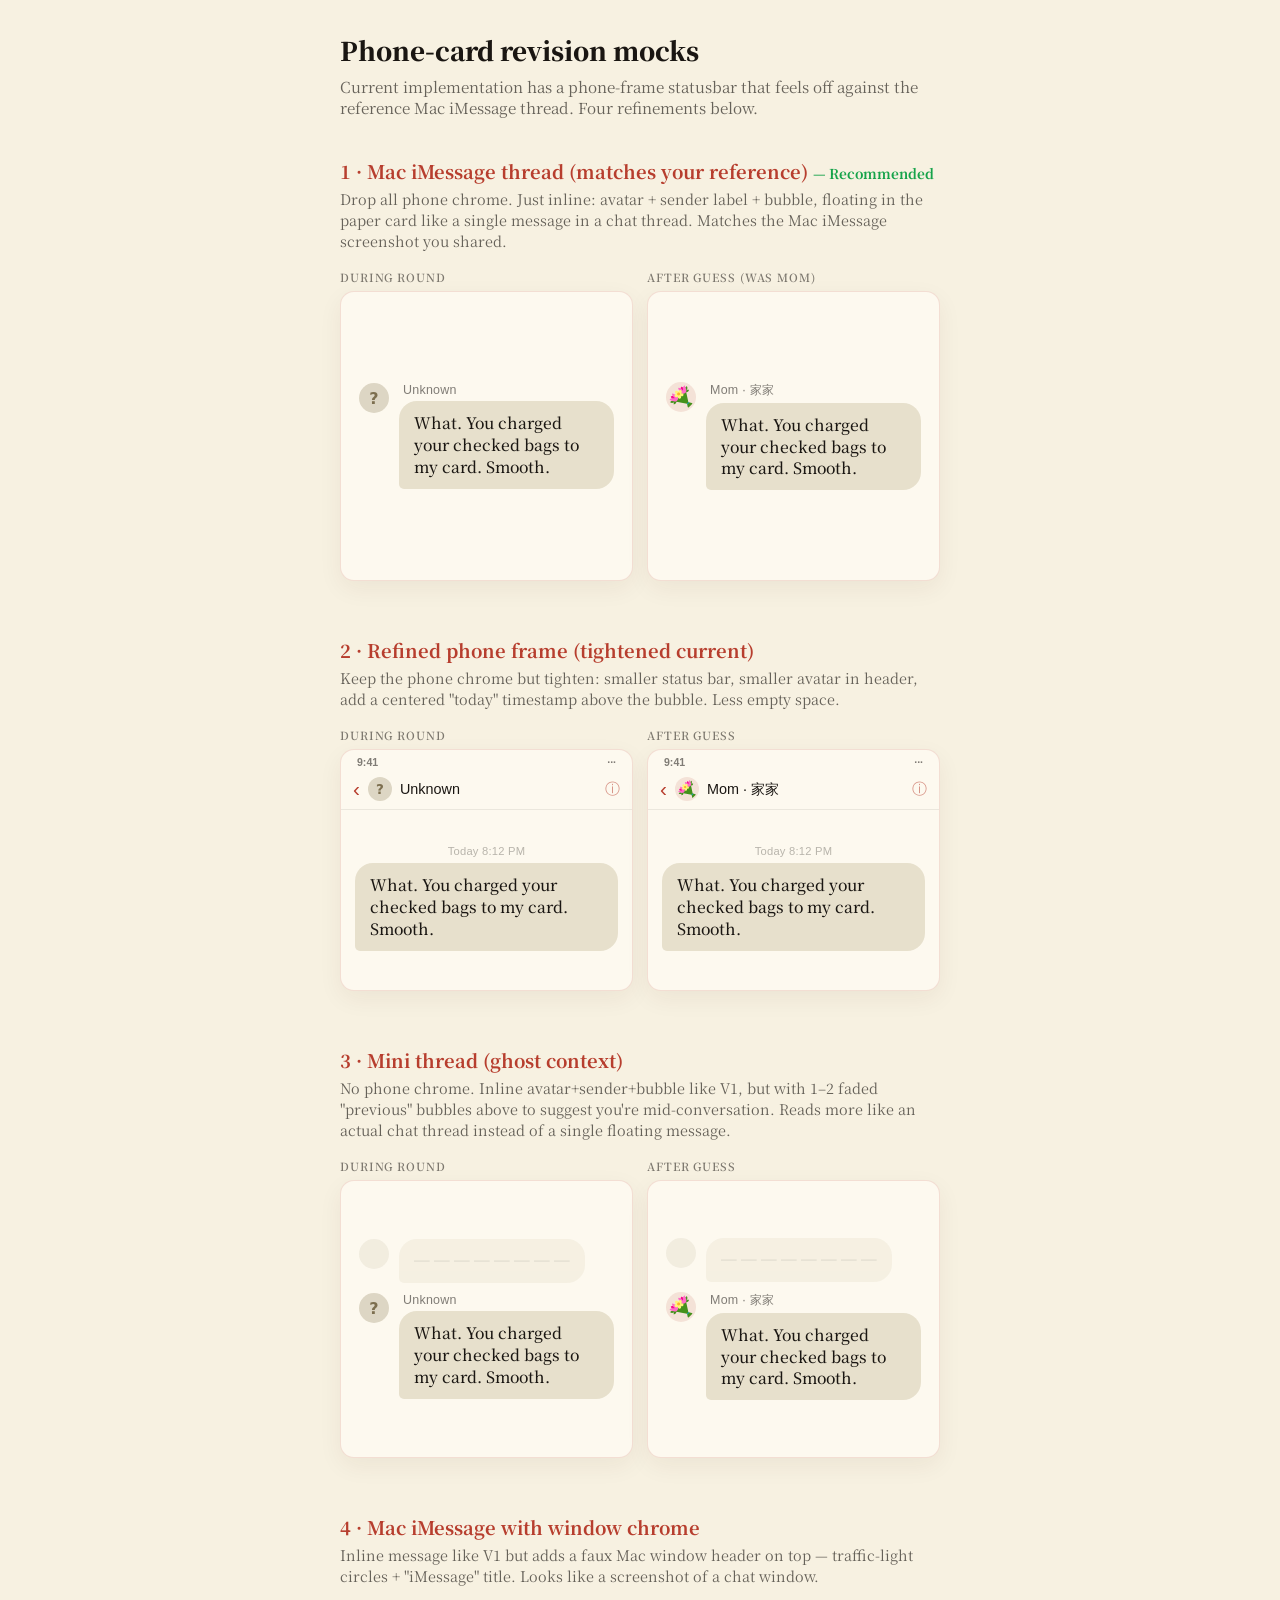
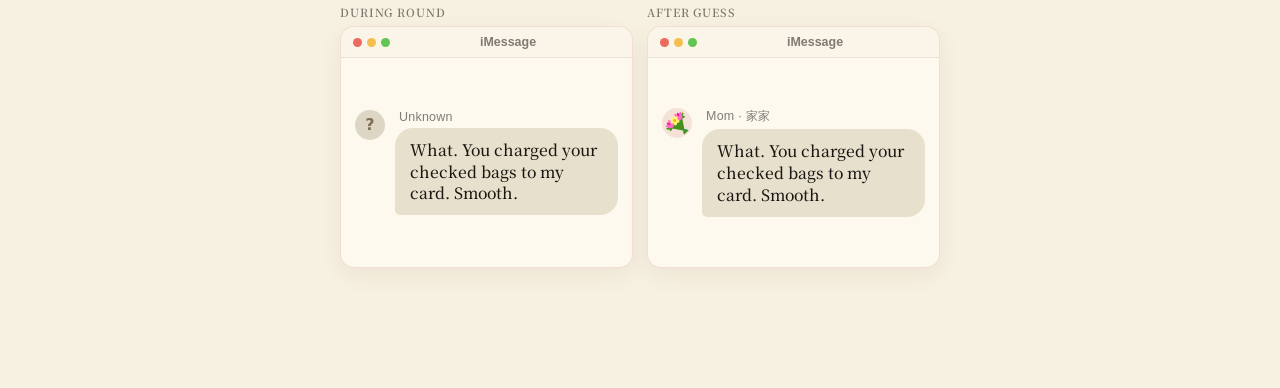
<file: docs/mocks-phone.html>
<!DOCTYPE html>
<html lang="en">
<head>
  <meta charset="UTF-8" />
  <meta name="viewport" content="width=device-width, initial-scale=1" />
  <title>Phone-card revision mocks</title>

  <link rel="preconnect" href="https://fonts.googleapis.com" />
  <link rel="preconnect" href="https://fonts.gstatic.com" crossorigin />
  <link href="https://fonts.googleapis.com/css2?family=Noto+Serif+TC:wght@400;500;600;700;900&display=swap" rel="stylesheet" />

  <style>
    :root {
      --persimmon: #b73e2e;
      --cream: #f7f1e1;
      --paper: #fdf9ef;
      --ink: #1a1612;
      --ink-soft: rgba(26, 22, 18, 0.55);
      --ink-faint: rgba(26, 22, 18, 0.3);
      --bubble: #e7e0cc;
    }

    body {
      margin: 0;
      padding: 32px 16px 64px;
      background: var(--cream);
      font-family: "Noto Serif TC", Georgia, serif;
      color: var(--ink);
    }

    .page-title {
      max-width: 600px;
      margin: 0 auto 8px;
      font-weight: 900;
      font-size: 1.6rem;
    }
    .page-sub {
      max-width: 600px;
      margin: 0 auto 40px;
      opacity: 0.65;
      font-size: 0.95rem;
    }

    .mock {
      max-width: 600px;
      margin: 0 auto 56px;
    }
    .mock-title {
      font-weight: 700;
      font-size: 1.15rem;
      margin: 0 0 4px;
      color: var(--persimmon);
    }
    .mock-blurb {
      margin: 0 0 18px;
      opacity: 0.65;
      font-size: 0.9rem;
    }
    .state-row {
      display: grid;
      grid-template-columns: 1fr 1fr;
      gap: 14px;
    }
    .state-label {
      text-transform: uppercase;
      letter-spacing: 0.08em;
      font-size: 0.7rem;
      opacity: 0.55;
      margin-bottom: 6px;
      font-weight: 600;
    }
    @media (max-width: 600px) {
      .state-row { grid-template-columns: 1fr; }
    }

    /* Common paper card base */
    .card {
      background: var(--paper);
      border: 1px solid rgba(183, 62, 46, 0.14);
      border-radius: 14px;
      min-height: 240px;
      box-shadow: 0 8px 24px rgba(60, 35, 20, 0.06);
      overflow: hidden;
    }

    /* Common bubble */
    .bubble {
      background: var(--bubble);
      color: var(--ink);
      padding: 11px 15px;
      border-radius: 18px 18px 18px 5px;
      font-family: -apple-system, "Helvetica Neue", "Noto Serif TC", sans-serif;
      font-size: 0.98rem;
      line-height: 1.4;
      font-weight: 500;
      max-width: 280px;
      align-self: flex-start;
    }

    /* Common avatar */
    .avatar-base {
      width: 30px;
      height: 30px;
      border-radius: 50%;
      flex-shrink: 0;
      background: #ddd6c4;
      display: flex;
      align-items: center;
      justify-content: center;
      color: #7d6f4f;
      font-family: system-ui, "Helvetica Neue", "Apple Color Emoji", sans-serif;
      font-size: 1rem;
      font-weight: 700;
      overflow: hidden;
    }
    .avatar-base.mom { background: rgba(183, 62, 46, 0.12); }
    .avatar-base img { width: 84%; height: 84%; object-fit: contain; }

    /* ============ V1 — Mac iMessage thread (matches reference) ============ */
    .v1 {
      padding: 24px 18px;
      display: flex;
      flex-direction: column;
      justify-content: center;
    }
    .v1 .msg-row {
      display: flex;
      gap: 10px;
      align-items: flex-start;
    }
    .v1 .stack {
      flex: 1;
      display: flex;
      flex-direction: column;
      gap: 4px;
      align-items: flex-start;
      min-width: 0;
    }
    .v1 .sender {
      font-family: -apple-system, "Helvetica Neue", sans-serif;
      font-size: 0.78rem;
      color: var(--ink-soft);
      letter-spacing: 0.02em;
      padding-left: 4px;
    }

    /* ============ V2 — Refined phone frame (tighter than current) ============ */
    .v2 {
      padding: 0;
      display: flex;
      flex-direction: column;
    }
    .v2 .statusbar {
      padding: 6px 16px 3px;
      display: flex;
      justify-content: space-between;
      font-family: -apple-system, sans-serif;
      font-size: 0.66rem;
      font-weight: 600;
      color: var(--ink-soft);
    }
    .v2 .header {
      display: flex;
      align-items: center;
      gap: 8px;
      padding: 6px 12px 8px;
      border-bottom: 1px solid rgba(26,22,18,0.08);
      font-family: -apple-system, sans-serif;
      font-size: 0.9rem;
    }
    .v2 .header .back { color: var(--persimmon); font-size: 1.3rem; line-height: 0.6; }
    .v2 .header .info { margin-left: auto; color: var(--persimmon); opacity: 0.55; font-size: 0.95rem; }
    .v2 .header-avatar-sm {
      width: 24px;
      height: 24px;
      border-radius: 50%;
      background: #ddd6c4;
      display: flex;
      align-items: center;
      justify-content: center;
      color: #7d6f4f;
      font-family: system-ui, "Apple Color Emoji", sans-serif;
      font-size: 0.85rem;
      font-weight: 700;
      overflow: hidden;
    }
    .v2 .header-avatar-sm.mom { background: rgba(183, 62, 46, 0.12); }
    .v2 .header-avatar-sm img { width: 84%; height: 84%; object-fit: contain; }
    .v2 .body {
      padding: 14px 14px 18px;
      flex: 1;
      display: flex;
      flex-direction: column;
      justify-content: center;
      gap: 6px;
    }
    .v2 .stamp {
      text-align: center;
      font-family: -apple-system, sans-serif;
      font-size: 0.7rem;
      color: var(--ink-faint);
      letter-spacing: 0.02em;
    }

    /* ============ V3 — Mini thread (ghost prior bubbles) ============ */
    .v3 {
      padding: 18px 18px;
      display: flex;
      flex-direction: column;
      gap: 10px;
      justify-content: center;
    }
    .v3 .msg-row {
      display: flex;
      gap: 10px;
      align-items: flex-start;
    }
    .v3 .ghost {
      opacity: 0.35;
      filter: blur(0.4px);
    }
    .v3 .ghost .bubble {
      background: var(--bubble);
      color: var(--ink-soft);
    }
    .v3 .stack {
      flex: 1;
      display: flex;
      flex-direction: column;
      gap: 4px;
      align-items: flex-start;
      min-width: 0;
    }
    .v3 .sender {
      font-family: -apple-system, sans-serif;
      font-size: 0.78rem;
      color: var(--ink-soft);
      letter-spacing: 0.02em;
      padding-left: 4px;
    }

    /* ============ V4 — Mac iMessage with chat window header ============ */
    .v4 {
      padding: 0;
      display: flex;
      flex-direction: column;
    }
    .v4 .chrome {
      display: flex;
      align-items: center;
      gap: 6px;
      padding: 8px 12px;
      border-bottom: 1px solid rgba(26,22,18,0.08);
      background: rgba(247, 241, 225, 0.5);
    }
    .v4 .traffic {
      display: flex;
      gap: 5px;
    }
    .v4 .traffic span {
      width: 9px;
      height: 9px;
      border-radius: 50%;
    }
    .v4 .traffic .r { background: #ed6a5e; }
    .v4 .traffic .y { background: #f5bf4f; }
    .v4 .traffic .g { background: #62c554; }
    .v4 .chat-title {
      margin: 0 auto;
      font-family: -apple-system, sans-serif;
      font-size: 0.78rem;
      font-weight: 600;
      color: var(--ink-soft);
    }
    .v4 .body {
      padding: 18px 14px;
      flex: 1;
      display: flex;
      flex-direction: column;
      justify-content: center;
    }
    .v4 .msg-row {
      display: flex;
      gap: 10px;
      align-items: flex-start;
    }
    .v4 .stack {
      flex: 1;
      display: flex;
      flex-direction: column;
      gap: 4px;
      align-items: flex-start;
      min-width: 0;
    }
    .v4 .sender {
      font-family: -apple-system, sans-serif;
      font-size: 0.78rem;
      color: var(--ink-soft);
      letter-spacing: 0.02em;
      padding-left: 4px;
    }
  </style>
</head>
<body>

  <h1 class="page-title">Phone-card revision mocks</h1>
  <p class="page-sub">Current implementation has a phone-frame statusbar that feels off against the reference Mac iMessage thread. Four refinements below.</p>

  <!-- ============ V1 ============ -->
  <section class="mock">
    <h2 class="mock-title">1 · Mac iMessage thread (matches your reference) <span style="color: #16a34a; font-size: 0.85rem;">— Recommended</span></h2>
    <p class="mock-blurb">Drop all phone chrome. Just inline: avatar + sender label + bubble, floating in the paper card like a single message in a chat thread. Matches the Mac iMessage screenshot you shared.</p>
    <div class="state-row">
      <div>
        <div class="state-label">during round</div>
        <div class="card v1">
          <div class="msg-row">
            <div class="avatar-base">?</div>
            <div class="stack">
              <div class="sender">Unknown</div>
              <div class="bubble">What. You charged your checked bags to my card. Smooth.</div>
            </div>
          </div>
        </div>
      </div>
      <div>
        <div class="state-label">after guess (was Mom)</div>
        <div class="card v1">
          <div class="msg-row">
            <div class="avatar-base mom"><img src="assets/bouquet.svg" alt=""></div>
            <div class="stack">
              <div class="sender">Mom · 家家</div>
              <div class="bubble">What. You charged your checked bags to my card. Smooth.</div>
            </div>
          </div>
        </div>
      </div>
    </div>
  </section>

  <!-- ============ V2 ============ -->
  <section class="mock">
    <h2 class="mock-title">2 · Refined phone frame (tightened current)</h2>
    <p class="mock-blurb">Keep the phone chrome but tighten: smaller status bar, smaller avatar in header, add a centered "today" timestamp above the bubble. Less empty space.</p>
    <div class="state-row">
      <div>
        <div class="state-label">during round</div>
        <div class="card v2">
          <div class="statusbar"><span>9:41</span><span>···</span></div>
          <div class="header">
            <span class="back">‹</span>
            <span class="header-avatar-sm">?</span>
            <span>Unknown</span>
            <span class="info">ⓘ</span>
          </div>
          <div class="body">
            <div class="stamp">Today 8:12 PM</div>
            <div class="bubble">What. You charged your checked bags to my card. Smooth.</div>
          </div>
        </div>
      </div>
      <div>
        <div class="state-label">after guess</div>
        <div class="card v2">
          <div class="statusbar"><span>9:41</span><span>···</span></div>
          <div class="header">
            <span class="back">‹</span>
            <span class="header-avatar-sm mom"><img src="assets/bouquet.svg" alt=""></span>
            <span>Mom · 家家</span>
            <span class="info">ⓘ</span>
          </div>
          <div class="body">
            <div class="stamp">Today 8:12 PM</div>
            <div class="bubble">What. You charged your checked bags to my card. Smooth.</div>
          </div>
        </div>
      </div>
    </div>
  </section>

  <!-- ============ V3 ============ -->
  <section class="mock">
    <h2 class="mock-title">3 · Mini thread (ghost context)</h2>
    <p class="mock-blurb">No phone chrome. Inline avatar+sender+bubble like V1, but with 1–2 faded "previous" bubbles above to suggest you're mid-conversation. Reads more like an actual chat thread instead of a single floating message.</p>
    <div class="state-row">
      <div>
        <div class="state-label">during round</div>
        <div class="card v3">
          <div class="msg-row ghost">
            <div class="avatar-base"></div>
            <div class="stack">
              <div class="bubble" style="max-width: 180px;">─ ─ ─ ─ ─ ─ ─ ─</div>
            </div>
          </div>
          <div class="msg-row">
            <div class="avatar-base">?</div>
            <div class="stack">
              <div class="sender">Unknown</div>
              <div class="bubble">What. You charged your checked bags to my card. Smooth.</div>
            </div>
          </div>
        </div>
      </div>
      <div>
        <div class="state-label">after guess</div>
        <div class="card v3">
          <div class="msg-row ghost">
            <div class="avatar-base"></div>
            <div class="stack">
              <div class="bubble" style="max-width: 180px;">─ ─ ─ ─ ─ ─ ─ ─</div>
            </div>
          </div>
          <div class="msg-row">
            <div class="avatar-base mom"><img src="assets/bouquet.svg" alt=""></div>
            <div class="stack">
              <div class="sender">Mom · 家家</div>
              <div class="bubble">What. You charged your checked bags to my card. Smooth.</div>
            </div>
          </div>
        </div>
      </div>
    </div>
  </section>

  <!-- ============ V4 ============ -->
  <section class="mock">
    <h2 class="mock-title">4 · Mac iMessage with window chrome</h2>
    <p class="mock-blurb">Inline message like V1 but adds a faux Mac window header on top — traffic-light circles + "iMessage" title. Looks like a screenshot of a chat window.</p>
    <div class="state-row">
      <div>
        <div class="state-label">during round</div>
        <div class="card v4">
          <div class="chrome">
            <div class="traffic"><span class="r"></span><span class="y"></span><span class="g"></span></div>
            <div class="chat-title">iMessage</div>
          </div>
          <div class="body">
            <div class="msg-row">
              <div class="avatar-base">?</div>
              <div class="stack">
                <div class="sender">Unknown</div>
                <div class="bubble">What. You charged your checked bags to my card. Smooth.</div>
              </div>
            </div>
          </div>
        </div>
      </div>
      <div>
        <div class="state-label">after guess</div>
        <div class="card v4">
          <div class="chrome">
            <div class="traffic"><span class="r"></span><span class="y"></span><span class="g"></span></div>
            <div class="chat-title">iMessage</div>
          </div>
          <div class="body">
            <div class="msg-row">
              <div class="avatar-base mom"><img src="assets/bouquet.svg" alt=""></div>
              <div class="stack">
                <div class="sender">Mom · 家家</div>
                <div class="bubble">What. You charged your checked bags to my card. Smooth.</div>
              </div>
            </div>
          </div>
        </div>
      </div>
    </div>
  </section>

</body>
</html>
</file>
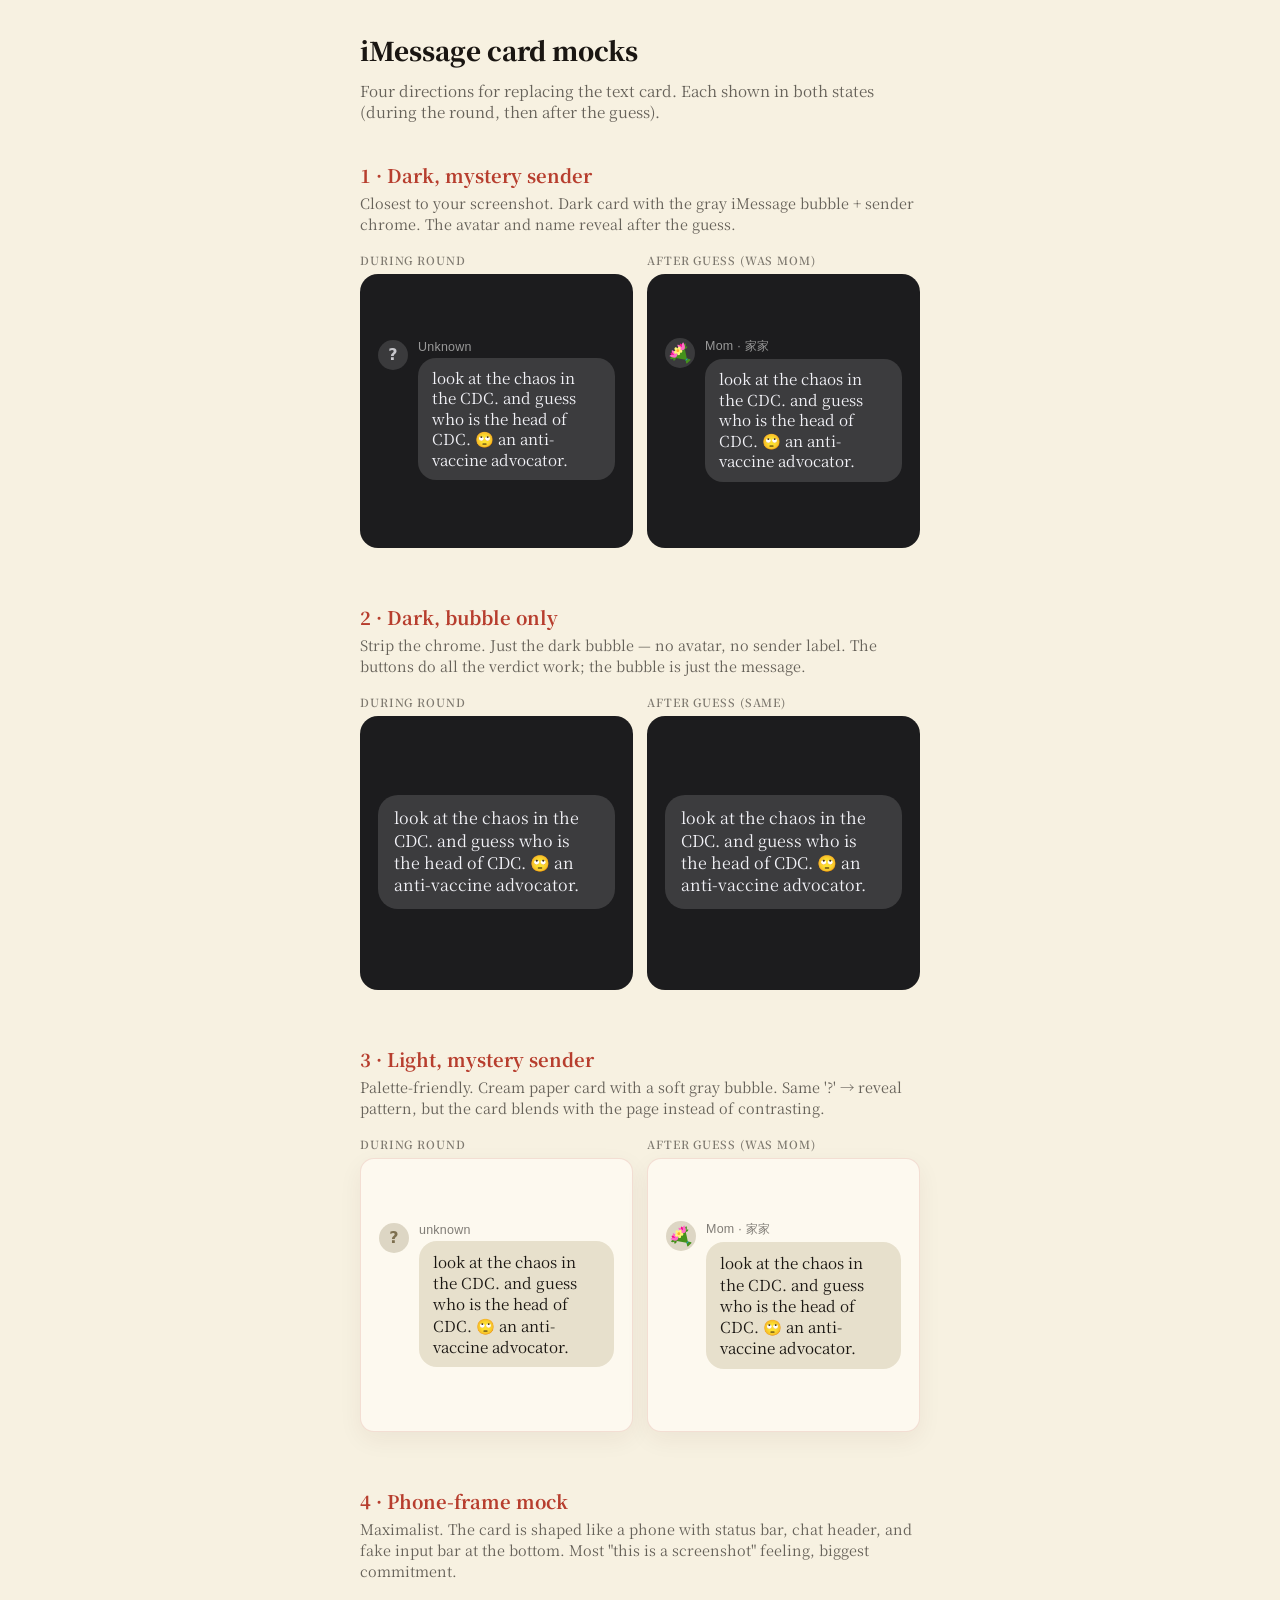
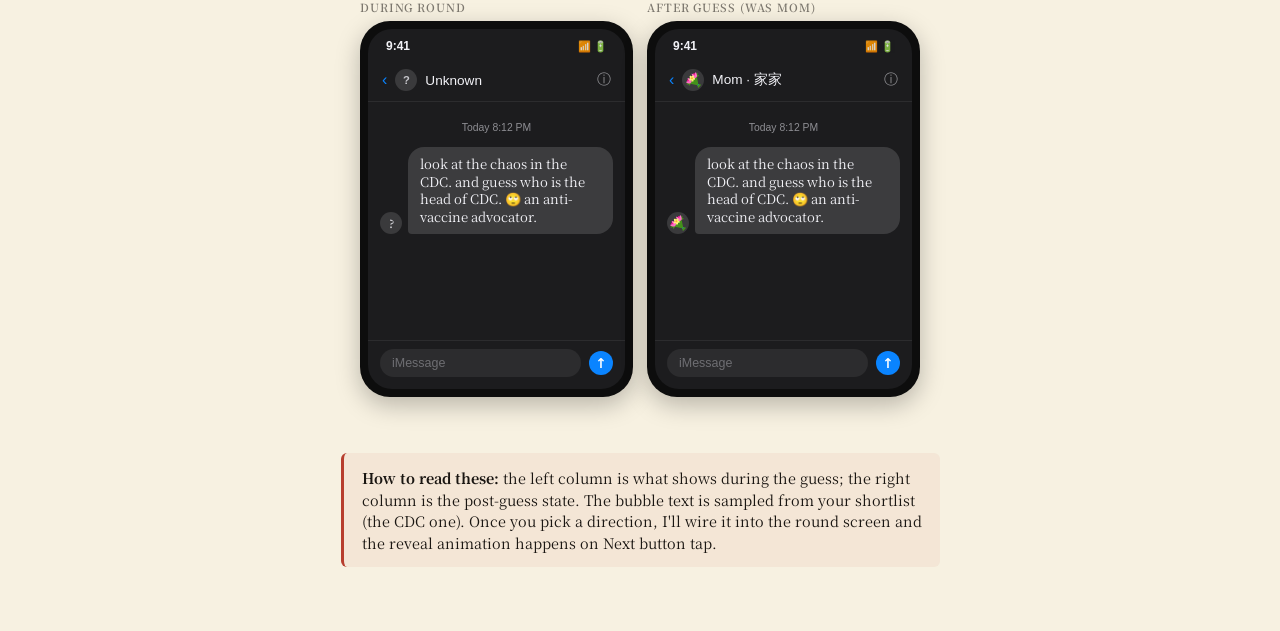
<file: docs/mocks.html>
<!DOCTYPE html>
<html lang="en">
<head>
  <meta charset="UTF-8" />
  <meta name="viewport" content="width=device-width, initial-scale=1" />
  <title>iMessage card mocks — Did Mom Say This?</title>

  <link rel="preconnect" href="https://fonts.googleapis.com" />
  <link rel="preconnect" href="https://fonts.gstatic.com" crossorigin />
  <link href="https://fonts.googleapis.com/css2?family=Noto+Serif+TC:wght@400;500;600;700&display=swap" rel="stylesheet" />

  <style>
    :root {
      --persimmon: #b73e2e;
      --cream: #f7f1e1;
      --paper: #fdf9ef;
      --ink: #1a1612;
    }

    body {
      margin: 0;
      padding: 32px 16px 64px;
      background: var(--cream);
      font-family: "Noto Serif TC", Georgia, serif;
      color: var(--ink);
    }

    .page-title {
      max-width: 560px;
      margin: 0 auto 32px;
      font-weight: 900;
      font-size: 1.6rem;
    }
    .page-sub {
      max-width: 560px;
      margin: -20px auto 40px;
      opacity: 0.65;
      font-size: 0.95rem;
    }

    /* Mock section wrapper */
    .mock {
      max-width: 560px;
      margin: 0 auto 56px;
    }
    .mock-title {
      font-weight: 700;
      font-size: 1.15rem;
      margin: 0 0 4px;
      color: var(--persimmon);
    }
    .mock-blurb {
      margin: 0 0 18px;
      opacity: 0.65;
      font-size: 0.9rem;
    }
    .state-row {
      display: grid;
      grid-template-columns: 1fr 1fr;
      gap: 14px;
      margin-bottom: 4px;
    }
    .state-label {
      text-transform: uppercase;
      letter-spacing: 0.08em;
      font-size: 0.7rem;
      opacity: 0.55;
      margin-bottom: 6px;
      font-weight: 600;
    }

    @media (max-width: 540px) {
      .state-row { grid-template-columns: 1fr; }
    }

    /* ============ MOCK 1 — Dark, mystery sender ============ */
    .v1 {
      background: #1c1c1e;
      border-radius: 18px;
      padding: 26px 18px 28px;
      min-height: 220px;
      display: flex;
      flex-direction: column;
      justify-content: center;
    }
    .v1 .bubble-row {
      display: flex;
      gap: 10px;
      align-items: flex-start;
    }
    .v1 .avatar {
      width: 30px;
      height: 30px;
      border-radius: 50%;
      flex-shrink: 0;
      background: #3a3a3c;
      display: flex;
      align-items: center;
      justify-content: center;
      color: #c7c7cc;
      font-family: system-ui, sans-serif;
      font-size: 1rem;
      font-weight: 700;
      overflow: hidden;
    }
    .v1 .avatar img { width: 80%; height: 80%; object-fit: contain; }
    .v1 .stack { flex: 1; display: flex; flex-direction: column; gap: 4px; min-width: 0; }
    .v1 .sender {
      font-family: -apple-system, "Helvetica Neue", sans-serif;
      font-size: 0.78rem;
      color: #999;
      letter-spacing: 0.02em;
    }
    .v1 .bubble {
      background: #3c3c3e;
      color: #f2f2f7;
      padding: 10px 14px;
      border-radius: 18px;
      max-width: 260px;
      font-family: -apple-system, "Helvetica Neue", "Noto Serif TC", sans-serif;
      font-size: 0.95rem;
      line-height: 1.35;
      align-self: flex-start;
    }

    /* ============ MOCK 2 — Dark, bubble only ============ */
    .v2 {
      background: #1c1c1e;
      border-radius: 18px;
      padding: 26px 18px 28px;
      min-height: 220px;
      display: flex;
      align-items: center;
      justify-content: center;
    }
    .v2 .bubble {
      background: #3c3c3e;
      color: #f2f2f7;
      padding: 12px 16px;
      border-radius: 20px;
      max-width: 280px;
      font-family: -apple-system, "Helvetica Neue", "Noto Serif TC", sans-serif;
      font-size: 1rem;
      line-height: 1.4;
    }

    /* ============ MOCK 3 — Light, mystery sender ============ */
    .v3 {
      background: var(--paper);
      border: 1px solid rgba(183, 62, 46, 0.14);
      border-radius: 14px;
      padding: 26px 18px;
      min-height: 220px;
      display: flex;
      flex-direction: column;
      justify-content: center;
      box-shadow: 0 8px 24px rgba(60, 35, 20, 0.06);
    }
    .v3 .bubble-row {
      display: flex;
      gap: 10px;
      align-items: flex-start;
    }
    .v3 .avatar {
      width: 30px;
      height: 30px;
      border-radius: 50%;
      flex-shrink: 0;
      background: #ddd6c4;
      display: flex;
      align-items: center;
      justify-content: center;
      color: #7d6f4f;
      font-family: system-ui, sans-serif;
      font-size: 1rem;
      font-weight: 700;
      overflow: hidden;
    }
    .v3 .avatar img { width: 80%; height: 80%; object-fit: contain; }
    .v3 .stack { flex: 1; display: flex; flex-direction: column; gap: 4px; min-width: 0; }
    .v3 .sender {
      font-family: -apple-system, "Helvetica Neue", sans-serif;
      font-size: 0.78rem;
      color: rgba(26, 22, 18, 0.55);
      letter-spacing: 0.02em;
    }
    .v3 .bubble {
      background: #e7e0cc;
      color: var(--ink);
      padding: 10px 14px;
      border-radius: 18px;
      max-width: 260px;
      font-family: -apple-system, "Helvetica Neue", "Noto Serif TC", sans-serif;
      font-size: 0.95rem;
      line-height: 1.4;
      align-self: flex-start;
    }

    /* ============ MOCK 4 — Phone-frame mock ============ */
    .v4 {
      background: #0d0d0d;
      border-radius: 30px;
      padding: 8px;
      min-height: 360px;
      box-shadow: 0 8px 24px rgba(0,0,0,0.25);
      max-width: 280px;
      margin: 0 auto;
    }
    .v4 .screen {
      background: #1c1c1e;
      border-radius: 24px;
      overflow: hidden;
      display: flex;
      flex-direction: column;
      height: 360px;
    }
    .v4 .statusbar {
      display: flex;
      justify-content: space-between;
      align-items: center;
      padding: 10px 18px 6px;
      color: #f2f2f7;
      font-family: -apple-system, "Helvetica Neue", sans-serif;
      font-size: 0.75rem;
      font-weight: 600;
    }
    .v4 .statusbar .icons { display: flex; gap: 5px; font-size: 0.65rem; opacity: 0.85; }
    .v4 .chatheader {
      display: flex;
      align-items: center;
      gap: 8px;
      padding: 10px 14px;
      border-bottom: 1px solid #2c2c2e;
      color: #f2f2f7;
      font-family: -apple-system, "Helvetica Neue", sans-serif;
      font-size: 0.85rem;
    }
    .v4 .back { color: #0a84ff; font-size: 1rem; }
    .v4 .header-avatar {
      width: 22px;
      height: 22px;
      border-radius: 50%;
      background: #3a3a3c;
      display: flex;
      align-items: center;
      justify-content: center;
      color: #c7c7cc;
      font-size: 0.7rem;
      font-weight: 700;
      overflow: hidden;
    }
    .v4 .header-avatar img { width: 80%; height: 80%; }
    .v4 .info { margin-left: auto; opacity: 0.55; }
    .v4 .body {
      flex: 1;
      padding: 16px 12px;
      display: flex;
      flex-direction: column;
      gap: 4px;
      overflow-y: auto;
    }
    .v4 .stamp {
      text-align: center;
      font-family: -apple-system, "Helvetica Neue", sans-serif;
      font-size: 0.65rem;
      color: #8e8e93;
      padding: 4px 0 10px;
    }
    .v4 .bubble-row { display: flex; gap: 6px; align-items: flex-end; }
    .v4 .avatar {
      width: 22px;
      height: 22px;
      border-radius: 50%;
      flex-shrink: 0;
      background: #3a3a3c;
      display: flex;
      align-items: center;
      justify-content: center;
      color: #c7c7cc;
      font-size: 0.7rem;
      font-weight: 700;
      overflow: hidden;
    }
    .v4 .avatar img { width: 80%; height: 80%; }
    .v4 .bubble {
      background: #3c3c3e;
      color: #f2f2f7;
      padding: 8px 12px;
      border-radius: 16px 16px 16px 4px;
      font-family: -apple-system, "Helvetica Neue", "Noto Serif TC", sans-serif;
      font-size: 0.82rem;
      line-height: 1.35;
      max-width: 200px;
    }
    .v4 .input {
      display: flex;
      align-items: center;
      gap: 8px;
      padding: 8px 12px 12px;
      border-top: 1px solid #2c2c2e;
    }
    .v4 .input .pill {
      flex: 1;
      background: #2c2c2e;
      border-radius: 14px;
      padding: 7px 12px;
      color: #6e6e72;
      font-family: -apple-system, "Helvetica Neue", sans-serif;
      font-size: 0.78rem;
    }
    .v4 .input .send {
      width: 24px;
      height: 24px;
      border-radius: 50%;
      background: #0a84ff;
      color: white;
      font-family: system-ui, sans-serif;
      display: flex;
      align-items: center;
      justify-content: center;
      font-size: 0.85rem;
      font-weight: 700;
    }

    /* footer hint */
    .hint {
      max-width: 560px;
      margin: 30px auto 0;
      padding: 14px 18px;
      background: rgba(183, 62, 46, 0.06);
      border-left: 3px solid var(--persimmon);
      border-radius: 6px;
      font-size: 0.9rem;
      line-height: 1.5;
    }
  </style>
</head>
<body>

  <h1 class="page-title">iMessage card mocks</h1>
  <p class="page-sub">Four directions for replacing the text card. Each shown in both states (during the round, then after the guess).</p>

  <!-- ============ MOCK 1 ============ -->
  <section class="mock">
    <h2 class="mock-title">1 · Dark, mystery sender</h2>
    <p class="mock-blurb">Closest to your screenshot. Dark card with the gray iMessage bubble + sender chrome. The avatar and name reveal after the guess.</p>
    <div class="state-row">
      <div>
        <div class="state-label">during round</div>
        <div class="v1">
          <div class="bubble-row">
            <div class="avatar">?</div>
            <div class="stack">
              <div class="sender">Unknown</div>
              <div class="bubble">look at the chaos in the CDC.  and guess who is the head of CDC.  🙄 an anti-vaccine advocator.</div>
            </div>
          </div>
        </div>
      </div>
      <div>
        <div class="state-label">after guess (was Mom)</div>
        <div class="v1">
          <div class="bubble-row">
            <div class="avatar"><img src="assets/bouquet.svg" alt=""></div>
            <div class="stack">
              <div class="sender">Mom · 家家</div>
              <div class="bubble">look at the chaos in the CDC.  and guess who is the head of CDC.  🙄 an anti-vaccine advocator.</div>
            </div>
          </div>
        </div>
      </div>
    </div>
  </section>

  <!-- ============ MOCK 2 ============ -->
  <section class="mock">
    <h2 class="mock-title">2 · Dark, bubble only</h2>
    <p class="mock-blurb">Strip the chrome. Just the dark bubble — no avatar, no sender label. The buttons do all the verdict work; the bubble is just the message.</p>
    <div class="state-row">
      <div>
        <div class="state-label">during round</div>
        <div class="v2">
          <div class="bubble">look at the chaos in the CDC.  and guess who is the head of CDC.  🙄 an anti-vaccine advocator.</div>
        </div>
      </div>
      <div>
        <div class="state-label">after guess (same)</div>
        <div class="v2">
          <div class="bubble">look at the chaos in the CDC.  and guess who is the head of CDC.  🙄 an anti-vaccine advocator.</div>
        </div>
      </div>
    </div>
  </section>

  <!-- ============ MOCK 3 ============ -->
  <section class="mock">
    <h2 class="mock-title">3 · Light, mystery sender</h2>
    <p class="mock-blurb">Palette-friendly. Cream paper card with a soft gray bubble. Same '?' → reveal pattern, but the card blends with the page instead of contrasting.</p>
    <div class="state-row">
      <div>
        <div class="state-label">during round</div>
        <div class="v3">
          <div class="bubble-row">
            <div class="avatar">?</div>
            <div class="stack">
              <div class="sender">unknown</div>
              <div class="bubble">look at the chaos in the CDC.  and guess who is the head of CDC.  🙄 an anti-vaccine advocator.</div>
            </div>
          </div>
        </div>
      </div>
      <div>
        <div class="state-label">after guess (was Mom)</div>
        <div class="v3">
          <div class="bubble-row">
            <div class="avatar"><img src="assets/bouquet.svg" alt=""></div>
            <div class="stack">
              <div class="sender">Mom · 家家</div>
              <div class="bubble">look at the chaos in the CDC.  and guess who is the head of CDC.  🙄 an anti-vaccine advocator.</div>
            </div>
          </div>
        </div>
      </div>
    </div>
  </section>

  <!-- ============ MOCK 4 ============ -->
  <section class="mock">
    <h2 class="mock-title">4 · Phone-frame mock</h2>
    <p class="mock-blurb">Maximalist. The card is shaped like a phone with status bar, chat header, and fake input bar at the bottom. Most "this is a screenshot" feeling, biggest commitment.</p>
    <div class="state-row">
      <div>
        <div class="state-label">during round</div>
        <div class="v4">
          <div class="screen">
            <div class="statusbar"><span>9:41</span><span class="icons">📶 🔋</span></div>
            <div class="chatheader">
              <span class="back">‹</span>
              <span class="header-avatar">?</span>
              <span>Unknown</span>
              <span class="info">ⓘ</span>
            </div>
            <div class="body">
              <div class="stamp">Today 8:12 PM</div>
              <div class="bubble-row">
                <span class="avatar">?</span>
                <div class="bubble">look at the chaos in the CDC.  and guess who is the head of CDC.  🙄 an anti-vaccine advocator.</div>
              </div>
            </div>
            <div class="input">
              <span class="pill">iMessage</span>
              <span class="send">↑</span>
            </div>
          </div>
        </div>
      </div>
      <div>
        <div class="state-label">after guess (was Mom)</div>
        <div class="v4">
          <div class="screen">
            <div class="statusbar"><span>9:41</span><span class="icons">📶 🔋</span></div>
            <div class="chatheader">
              <span class="back">‹</span>
              <span class="header-avatar"><img src="assets/bouquet.svg" alt=""></span>
              <span>Mom · 家家</span>
              <span class="info">ⓘ</span>
            </div>
            <div class="body">
              <div class="stamp">Today 8:12 PM</div>
              <div class="bubble-row">
                <span class="avatar"><img src="assets/bouquet.svg" alt=""></span>
                <div class="bubble">look at the chaos in the CDC.  and guess who is the head of CDC.  🙄 an anti-vaccine advocator.</div>
              </div>
            </div>
            <div class="input">
              <span class="pill">iMessage</span>
              <span class="send">↑</span>
            </div>
          </div>
        </div>
      </div>
    </div>
  </section>

  <div class="hint">
    <strong>How to read these:</strong> the left column is what shows during the guess; the right column is the post-guess state. The bubble text is sampled from your shortlist (the CDC one). Once you pick a direction, I'll wire it into the round screen and the reveal animation happens on Next button tap.
  </div>

</body>
</html>
</file>
